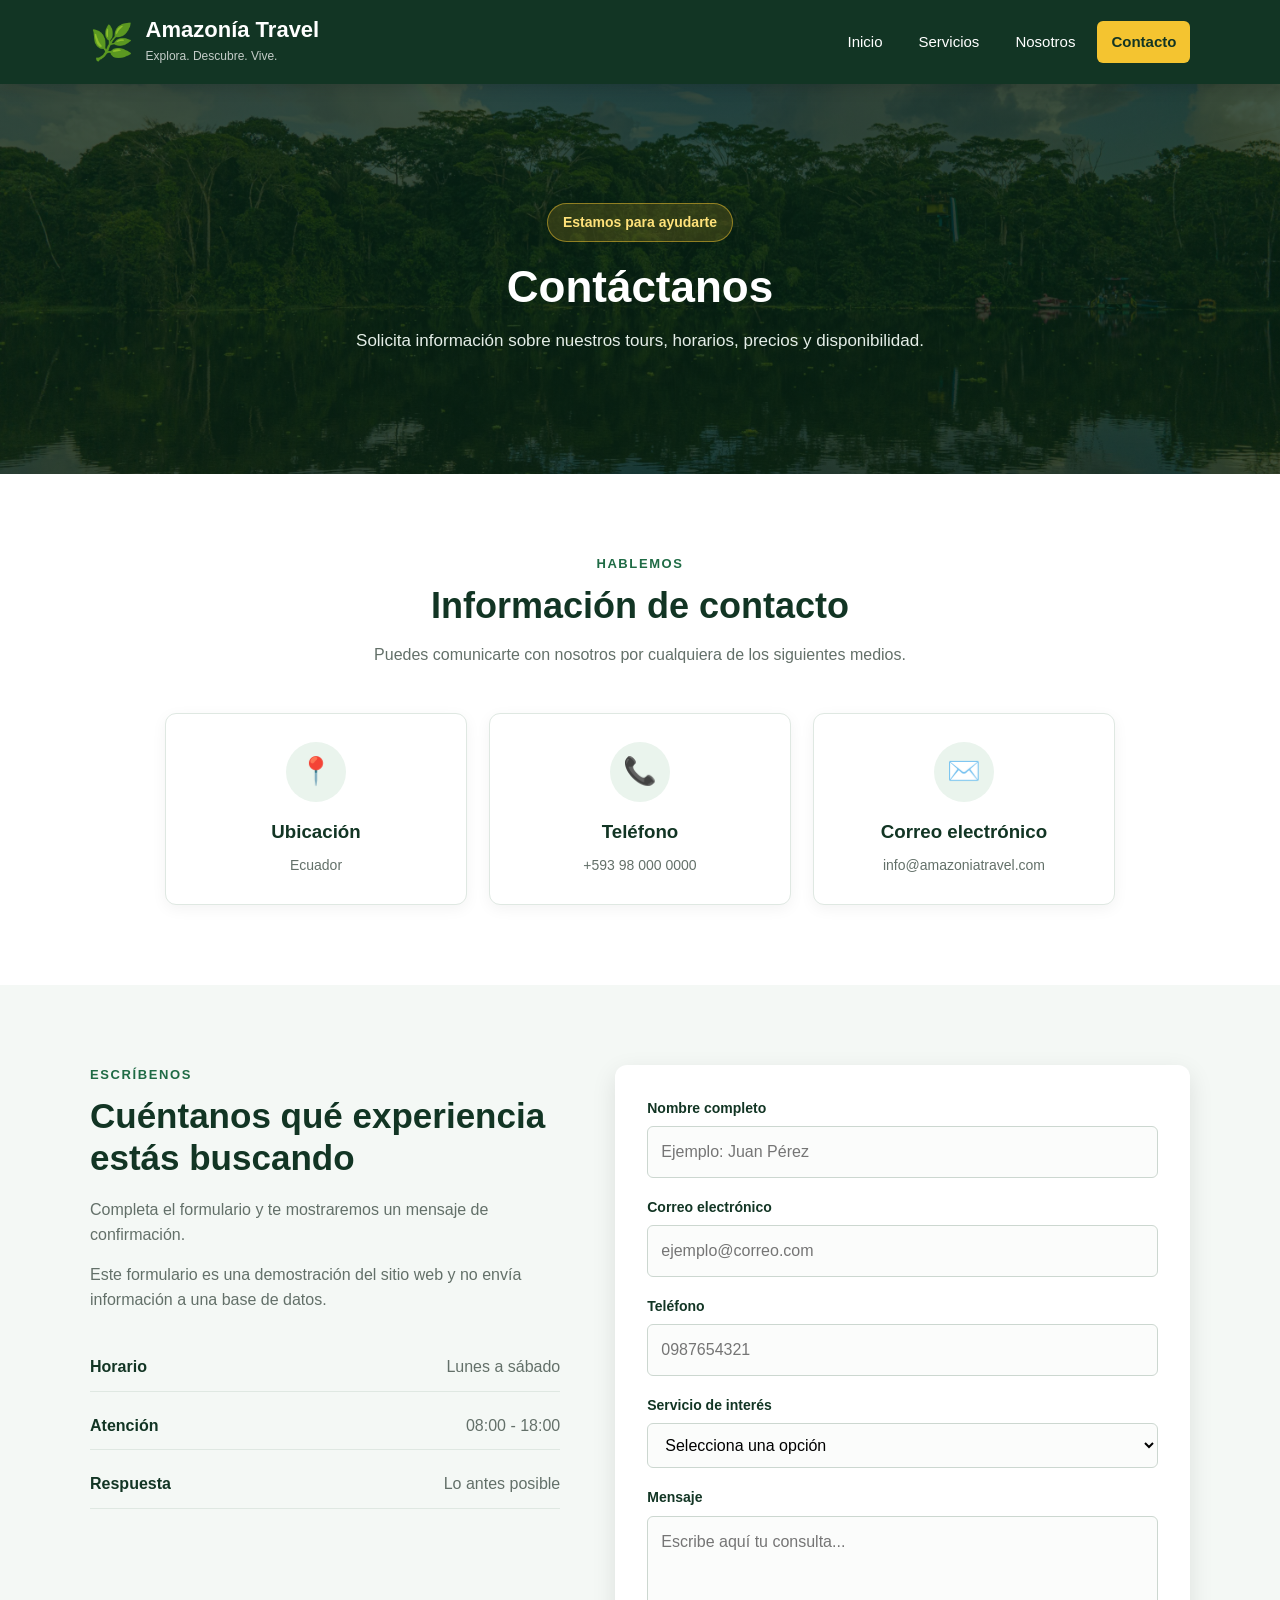
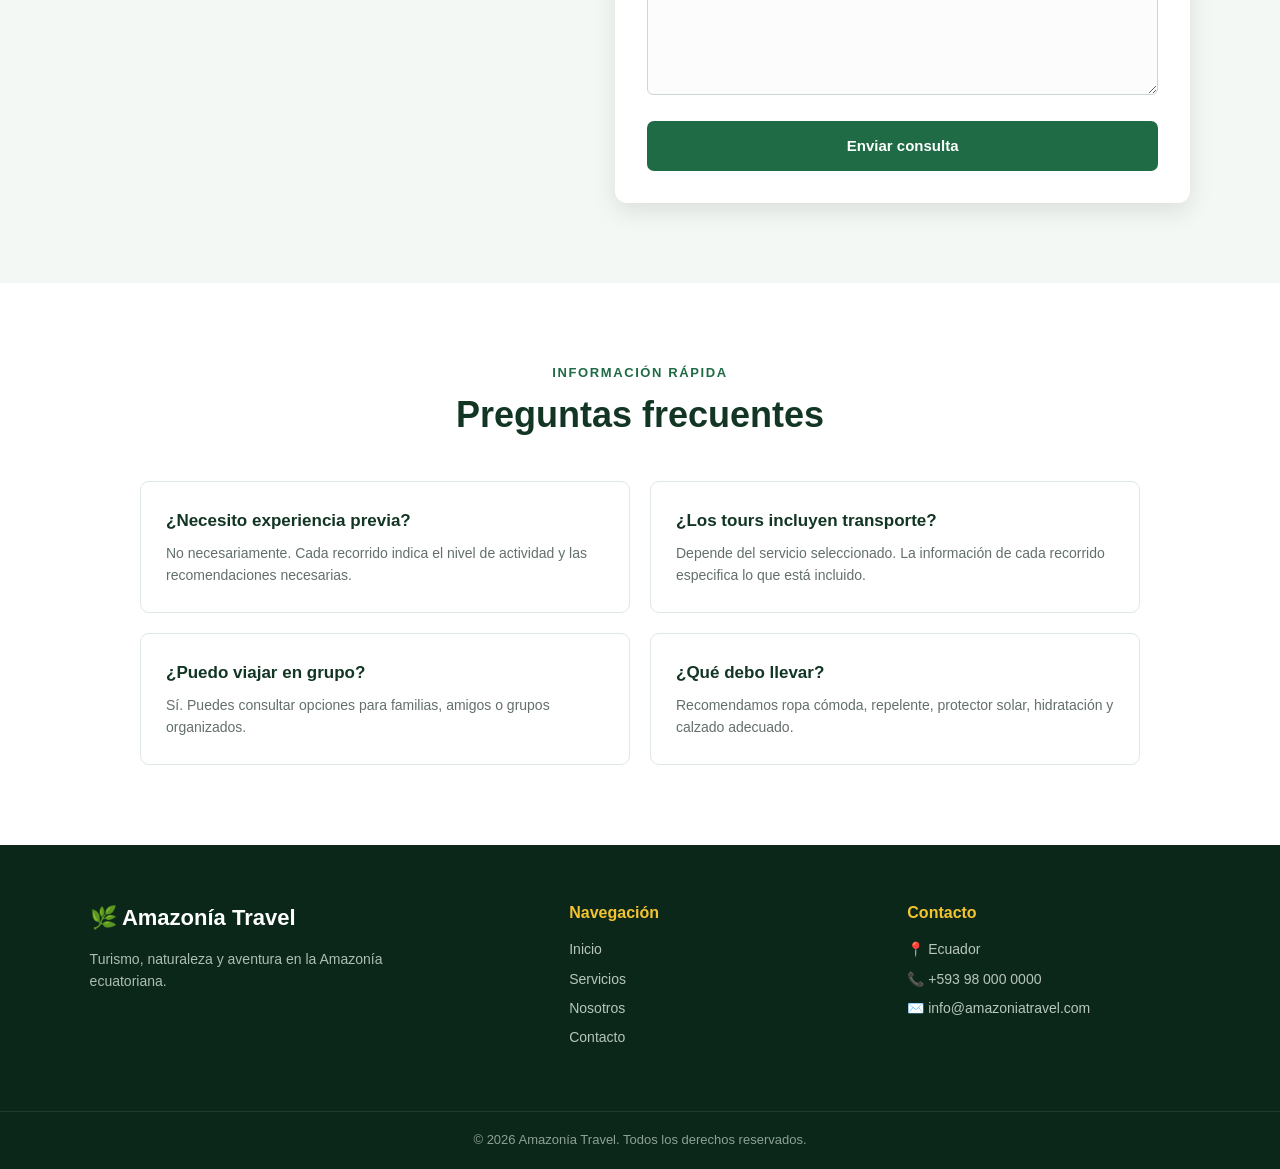
<file: paginas/contacto.html>
<!DOCTYPE html>
<html lang="es">

<head>
    <meta charset="UTF-8">

    <meta name="viewport" content="width=device-width, initial-scale=1.0">

    <meta name="description"
        content="Contacto de Amazonía Travel. Solicita información sobre nuestros tours por la Amazonía ecuatoriana.">

    <title>Amazonía Travel | Contacto</title>

    <link rel="stylesheet" href="../css/estilos.css">

    <script src="../js/app.js" defer></script>
</head>

<body>

    <!-- =========================
         ENCABEZADO
    ========================== -->
    <header class="encabezado">

        <div class="logo">
            <span class="logo-icono">🌿</span>

            <div>
                <h1>Amazonía Travel</h1>
                <p>Explora. Descubre. Vive.</p>
            </div>
        </div>

        <nav class="menu">
            <a href="../index.html">Inicio</a>
            <a href="servicios.html">Servicios</a>
            <a href="nosotros.html">Nosotros</a>
            <a href="contacto.html" class="activo">Contacto</a>
        </nav>

    </header>


    <!-- =========================
         CONTENIDO PRINCIPAL
    ========================== -->
    <main>

        <!-- PORTADA -->
        <section class="pagina-hero pagina-hero-contacto">

            <div class="pagina-hero-contenido">

                <p class="hero-etiqueta">
                    Estamos para ayudarte
                </p>

                <h2>
                    Contáctanos
                </h2>

                <p>
                    Solicita información sobre nuestros tours,
                    horarios, precios y disponibilidad.
                </p>

            </div>

        </section>


        <!-- INFORMACIÓN DE CONTACTO -->
        <section class="seccion">

            <div class="titulo-seccion">

                <p class="subtitulo">
                    Hablemos
                </p>

                <h2>
                    Información de contacto
                </h2>

                <p>
                    Puedes comunicarte con nosotros por cualquiera
                    de los siguientes medios.
                </p>

            </div>


            <div class="contacto-datos-grid">

                <article class="contacto-dato">

                    <div class="contacto-icono">
                        📍
                    </div>

                    <h3>Ubicación</h3>

                    <p id="contacto-ubicacion">
                        Ecuador
                    </p>

                </article>


                <article class="contacto-dato">

                    <div class="contacto-icono">
                        📞
                    </div>

                    <h3>Teléfono</h3>

                    <p id="contacto-telefono">
                        +593 98 000 0000
                    </p>

                </article>


                <article class="contacto-dato">

                    <div class="contacto-icono">
                        ✉️
                    </div>

                    <h3>Correo electrónico</h3>

                    <p id="contacto-correo">
                        info@amazoniatravel.com
                    </p>

                </article>

            </div>

        </section>


        <!-- FORMULARIO -->
        <section class="seccion seccion-clara">

            <div class="contacto-contenedor">

                <div class="contacto-texto">

                    <p class="subtitulo">
                        Escríbenos
                    </p>

                    <h2>
                        Cuéntanos qué experiencia estás buscando
                    </h2>

                    <p>
                        Completa el formulario y te mostraremos un
                        mensaje de confirmación.
                    </p>

                    <p>
                        Este formulario es una demostración del sitio web
                        y no envía información a una base de datos.
                    </p>


                    <div class="contacto-mini-info">

                        <div>
                            <strong>Horario</strong>
                            <span>Lunes a sábado</span>
                        </div>

                        <div>
                            <strong>Atención</strong>
                            <span>08:00 - 18:00</span>
                        </div>

                        <div>
                            <strong>Respuesta</strong>
                            <span>Lo antes posible</span>
                        </div>

                    </div>

                </div>


                <div class="formulario-caja">

                    <form id="formulario-contacto">

                        <div class="campo">

                            <label for="nombre">
                                Nombre completo
                            </label>

                            <input
                                type="text"
                                id="nombre"
                                name="nombre"
                                placeholder="Ejemplo: Juan Pérez"
                                required>

                        </div>


                        <div class="campo">

                            <label for="correo">
                                Correo electrónico
                            </label>

                            <input
                                type="email"
                                id="correo"
                                name="correo"
                                placeholder="ejemplo@correo.com"
                                required>

                        </div>


                        <div class="campo">

                            <label for="telefono">
                                Teléfono
                            </label>

                            <input
                                type="tel"
                                id="telefono"
                                name="telefono"
                                placeholder="0987654321">

                        </div>


                        <div class="campo">

                            <label for="servicio">
                                Servicio de interés
                            </label>

                            <select
                                id="servicio"
                                name="servicio"
                                required>

                                <option value="">
                                    Selecciona una opción
                                </option>

                                <option value="Tena">
                                    Aventura en Tena
                                </option>

                                <option value="Cuyabeno">
                                    Expedición Cuyabeno
                                </option>

                                <option value="Yasuni">
                                    Naturaleza en Yasuní
                                </option>

                                <option value="Puyo">
                                    Ruta del Puyo
                                </option>

                            </select>

                        </div>


                        <div class="campo">

                            <label for="mensaje">
                                Mensaje
                            </label>

                            <textarea
                                id="mensaje"
                                name="mensaje"
                                rows="6"
                                placeholder="Escribe aquí tu consulta..."
                                required></textarea>

                        </div>


                        <button
                            type="submit"
                            class="boton boton-principal boton-formulario">
                            Enviar consulta
                        </button>

                    </form>


                    <div
                        class="mensaje-formulario"
                        id="mensaje-formulario">
                    </div>

                </div>

            </div>

        </section>


        <!-- PREGUNTAS FRECUENTES -->
        <section class="seccion">

            <div class="titulo-seccion">

                <p class="subtitulo">
                    Información rápida
                </p>

                <h2>
                    Preguntas frecuentes
                </h2>

            </div>


            <div class="preguntas-grid">

                <article class="pregunta">

                    <h3>
                        ¿Necesito experiencia previa?
                    </h3>

                    <p>
                        No necesariamente. Cada recorrido indica el nivel
                        de actividad y las recomendaciones necesarias.
                    </p>

                </article>


                <article class="pregunta">

                    <h3>
                        ¿Los tours incluyen transporte?
                    </h3>

                    <p>
                        Depende del servicio seleccionado. La información
                        de cada recorrido especifica lo que está incluido.
                    </p>

                </article>


                <article class="pregunta">

                    <h3>
                        ¿Puedo viajar en grupo?
                    </h3>

                    <p>
                        Sí. Puedes consultar opciones para familias,
                        amigos o grupos organizados.
                    </p>

                </article>


                <article class="pregunta">

                    <h3>
                        ¿Qué debo llevar?
                    </h3>

                    <p>
                        Recomendamos ropa cómoda, repelente, protector
                        solar, hidratación y calzado adecuado.
                    </p>

                </article>

            </div>

        </section>

    </main>


    <!-- =========================
         PIE DE PÁGINA
    ========================== -->
    <footer class="pie-pagina">

        <div class="footer-contenido">

            <div class="footer-marca">

                <h3>
                    🌿 Amazonía Travel
                </h3>

                <p>
                    Turismo, naturaleza y aventura
                    en la Amazonía ecuatoriana.
                </p>

            </div>


            <div class="footer-enlaces">

                <h4>Navegación</h4>

                <a href="../index.html">Inicio</a>
                <a href="servicios.html">Servicios</a>
                <a href="nosotros.html">Nosotros</a>
                <a href="contacto.html">Contacto</a>

            </div>


            <div class="footer-contacto">

                <h4>Contacto</h4>

                <p>📍 Ecuador</p>
                <p>📞 +593 98 000 0000</p>
                <p>✉️ info@amazoniatravel.com</p>

            </div>

        </div>


        <div class="footer-inferior">

            <p>
                © <span class="anio-actual">2026</span>
                Amazonía Travel. Todos los derechos reservados.
            </p>

        </div>

    </footer>

</body>

</html>
</file>
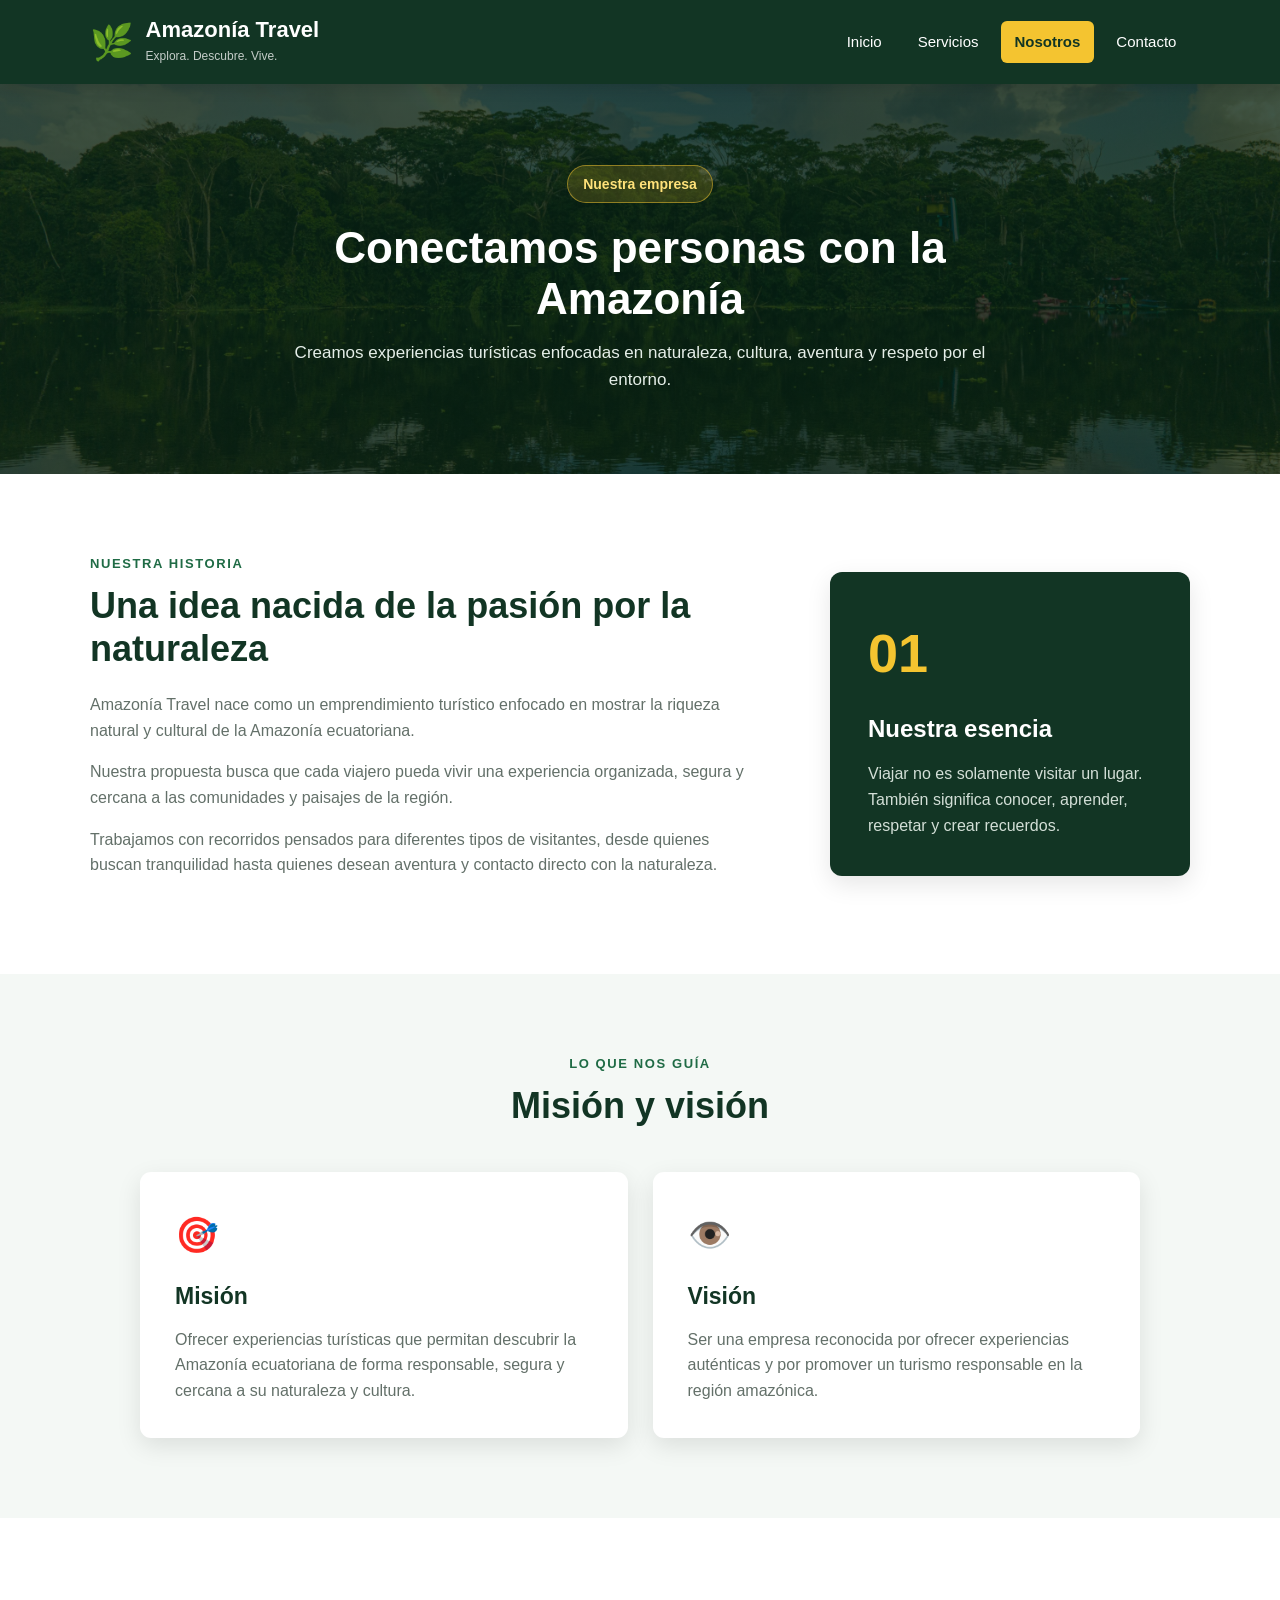
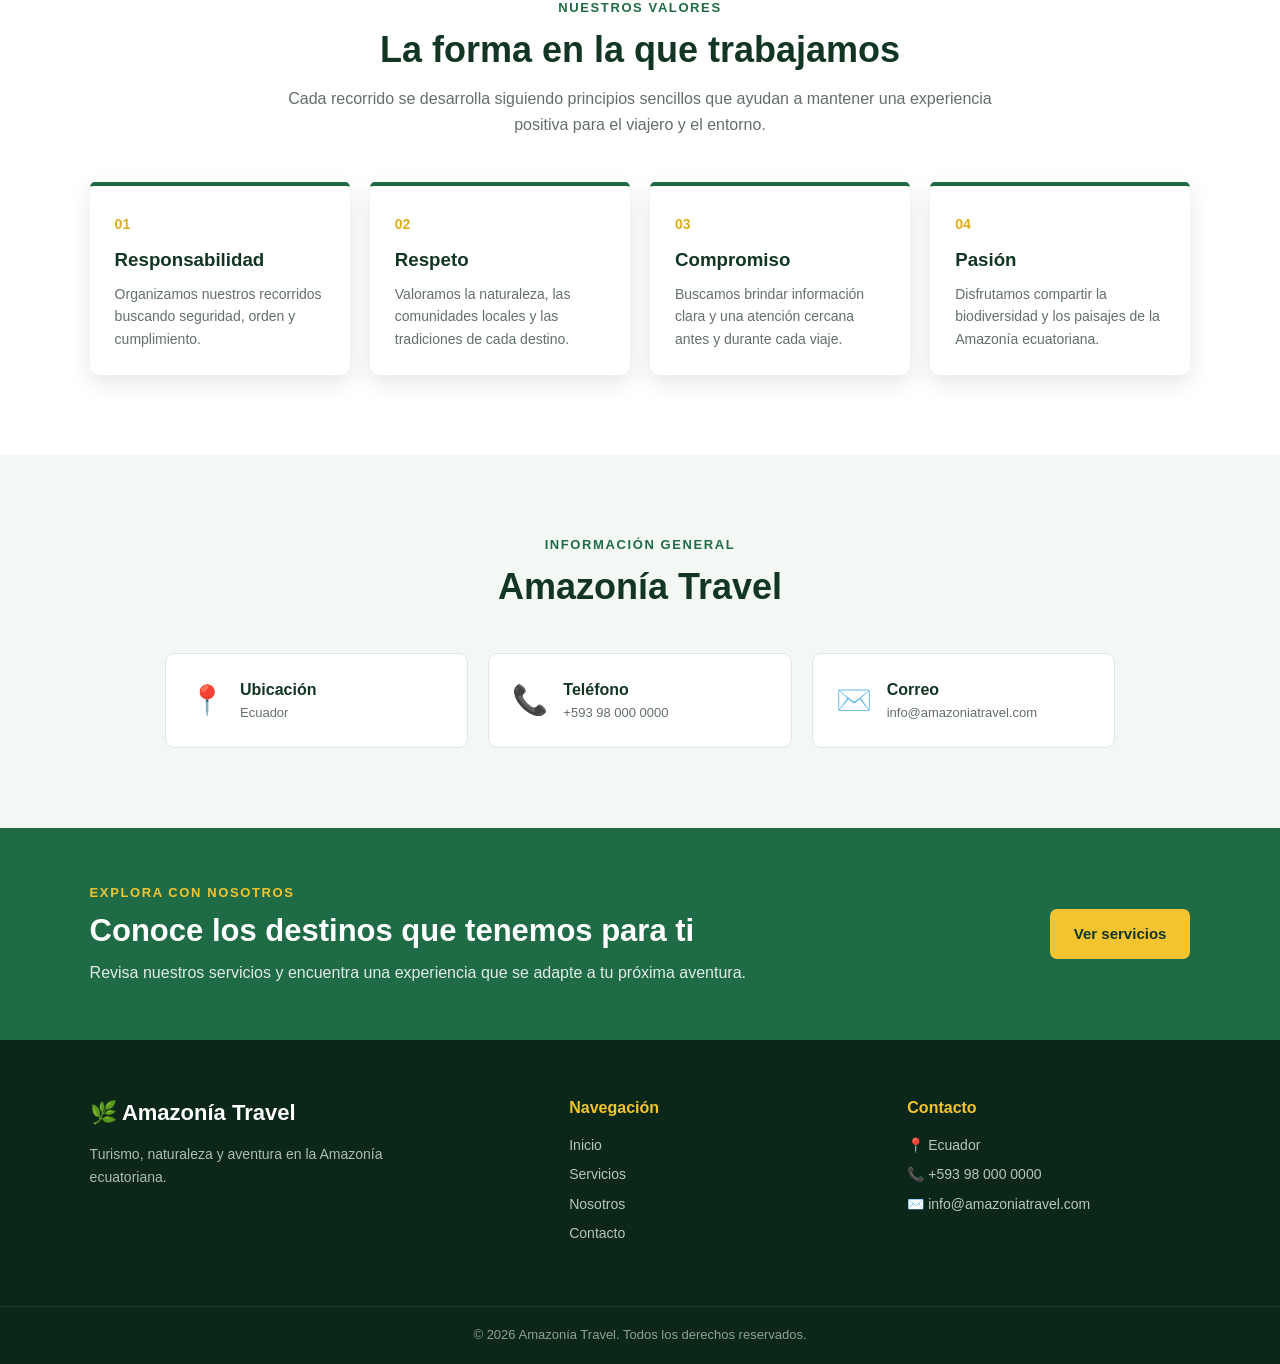
<file: paginas/nosotros.html>
<!DOCTYPE html>
<html lang="es">

<head>
    <meta charset="UTF-8">

    <meta name="viewport" content="width=device-width, initial-scale=1.0">

    <meta name="description"
        content="Conoce la historia, misión, visión y valores de Amazonía Travel.">

    <title>Amazonía Travel | Nosotros</title>

    <link rel="stylesheet" href="../css/estilos.css">

    <script src="../js/app.js" defer></script>
</head>

<body>

    <!-- =========================
         ENCABEZADO
    ========================== -->
    <header class="encabezado">

        <div class="logo">
            <span class="logo-icono">🌿</span>

            <div>
                <h1>Amazonía Travel</h1>
                <p>Explora. Descubre. Vive.</p>
            </div>
        </div>

        <nav class="menu">
            <a href="../index.html">Inicio</a>
            <a href="servicios.html">Servicios</a>
            <a href="nosotros.html" class="activo">Nosotros</a>
            <a href="contacto.html">Contacto</a>
        </nav>

    </header>


    <!-- =========================
         CONTENIDO PRINCIPAL
    ========================== -->
    <main>

        <!-- PORTADA -->
        <section class="pagina-hero pagina-hero-nosotros">

            <div class="pagina-hero-contenido">

                <p class="hero-etiqueta">
                    Nuestra empresa
                </p>

                <h2>
                    Conectamos personas con la Amazonía
                </h2>

                <p>
                    Creamos experiencias turísticas enfocadas en
                    naturaleza, cultura, aventura y respeto por el entorno.
                </p>

            </div>

        </section>


        <!-- HISTORIA -->
        <section class="seccion">

            <div class="nosotros-grid">

                <div class="nosotros-texto">

                    <p class="subtitulo">
                        Nuestra historia
                    </p>

                    <h2>
                        Una idea nacida de la pasión por la naturaleza
                    </h2>

                    <p>
                        Amazonía Travel nace como un emprendimiento
                        turístico enfocado en mostrar la riqueza natural
                        y cultural de la Amazonía ecuatoriana.
                    </p>

                    <p>
                        Nuestra propuesta busca que cada viajero pueda
                        vivir una experiencia organizada, segura y
                        cercana a las comunidades y paisajes de la región.
                    </p>

                    <p>
                        Trabajamos con recorridos pensados para
                        diferentes tipos de visitantes, desde quienes
                        buscan tranquilidad hasta quienes desean
                        aventura y contacto directo con la naturaleza.
                    </p>

                </div>


                <div class="nosotros-destacado">

                    <span class="numero-grande">
                        01
                    </span>

                    <h3>
                        Nuestra esencia
                    </h3>

                    <p>
                        Viajar no es solamente visitar un lugar.
                        También significa conocer, aprender,
                        respetar y crear recuerdos.
                    </p>

                </div>

            </div>

        </section>


        <!-- MISIÓN Y VISIÓN -->
        <section class="seccion seccion-clara">

            <div class="titulo-seccion">

                <p class="subtitulo">
                    Lo que nos guía
                </p>

                <h2>
                    Misión y visión
                </h2>

            </div>


            <div class="mision-vision-grid">

                <article class="mision-vision-card">

                    <div class="mision-icono">
                        🎯
                    </div>

                    <h3>
                        Misión
                    </h3>

                    <p id="mision-empresa">
                        Ofrecer experiencias turísticas que permitan
                        descubrir la Amazonía ecuatoriana de forma
                        responsable, segura y cercana a su naturaleza
                        y cultura.
                    </p>

                </article>


                <article class="mision-vision-card">

                    <div class="mision-icono">
                        👁️
                    </div>

                    <h3>
                        Visión
                    </h3>

                    <p id="vision-empresa">
                        Ser una empresa reconocida por ofrecer
                        experiencias auténticas y por promover
                        un turismo responsable en la región amazónica.
                    </p>

                </article>

            </div>

        </section>


        <!-- VALORES -->
        <section class="seccion">

            <div class="titulo-seccion">

                <p class="subtitulo">
                    Nuestros valores
                </p>

                <h2>
                    La forma en la que trabajamos
                </h2>

                <p>
                    Cada recorrido se desarrolla siguiendo principios
                    sencillos que ayudan a mantener una experiencia
                    positiva para el viajero y el entorno.
                </p>

            </div>


            <div class="valores-grid">

                <article class="valor">

                    <span>
                        01
                    </span>

                    <h3>
                        Responsabilidad
                    </h3>

                    <p>
                        Organizamos nuestros recorridos buscando
                        seguridad, orden y cumplimiento.
                    </p>

                </article>


                <article class="valor">

                    <span>
                        02
                    </span>

                    <h3>
                        Respeto
                    </h3>

                    <p>
                        Valoramos la naturaleza, las comunidades
                        locales y las tradiciones de cada destino.
                    </p>

                </article>


                <article class="valor">

                    <span>
                        03
                    </span>

                    <h3>
                        Compromiso
                    </h3>

                    <p>
                        Buscamos brindar información clara y una
                        atención cercana antes y durante cada viaje.
                    </p>

                </article>


                <article class="valor">

                    <span>
                        04
                    </span>

                    <h3>
                        Pasión
                    </h3>

                    <p>
                        Disfrutamos compartir la biodiversidad y
                        los paisajes de la Amazonía ecuatoriana.
                    </p>

                </article>

            </div>

        </section>


        <!-- DATOS DE EMPRESA DESDE JSON -->
        <section class="seccion datos-empresa">

            <div class="titulo-seccion">

                <p class="subtitulo">
                    Información general
                </p>

                <h2>
                    Amazonía Travel
                </h2>

            </div>


            <div class="datos-empresa-grid">

                <article class="dato-empresa">

                    <span>
                        📍
                    </span>

                    <div>
                        <h3>Ubicación</h3>

                        <p id="ubicacion-empresa">
                            Ecuador
                        </p>
                    </div>

                </article>


                <article class="dato-empresa">

                    <span>
                        📞
                    </span>

                    <div>
                        <h3>Teléfono</h3>

                        <p id="telefono-empresa">
                            +593 98 000 0000
                        </p>
                    </div>

                </article>


                <article class="dato-empresa">

                    <span>
                        ✉️
                    </span>

                    <div>
                        <h3>Correo</h3>

                        <p id="correo-empresa">
                            info@amazoniatravel.com
                        </p>
                    </div>

                </article>

            </div>

        </section>


        <!-- LLAMADO A LA ACCIÓN -->
        <section class="llamado">

            <div class="llamado-contenido">

                <div>

                    <p class="subtitulo subtitulo-claro">
                        Explora con nosotros
                    </p>

                    <h2>
                        Conoce los destinos que tenemos para ti
                    </h2>

                    <p>
                        Revisa nuestros servicios y encuentra
                        una experiencia que se adapte a tu próxima aventura.
                    </p>

                </div>


                <a href="servicios.html"
                    class="boton boton-amarillo">
                    Ver servicios
                </a>

            </div>

        </section>

    </main>


    <!-- =========================
         PIE DE PÁGINA
    ========================== -->
    <footer class="pie-pagina">

        <div class="footer-contenido">

            <div class="footer-marca">

                <h3>
                    🌿 Amazonía Travel
                </h3>

                <p>
                    Turismo, naturaleza y aventura
                    en la Amazonía ecuatoriana.
                </p>

            </div>


            <div class="footer-enlaces">

                <h4>Navegación</h4>

                <a href="../index.html">Inicio</a>
                <a href="servicios.html">Servicios</a>
                <a href="nosotros.html">Nosotros</a>
                <a href="contacto.html">Contacto</a>

            </div>


            <div class="footer-contacto">

                <h4>Contacto</h4>

                <p>📍 Ecuador</p>
                <p>📞 +593 98 000 0000</p>
                <p>✉️ info@amazoniatravel.com</p>

            </div>

        </div>


        <div class="footer-inferior">

            <p>
                © <span class="anio-actual">2026</span>
                Amazonía Travel. Todos los derechos reservados.
            </p>

        </div>

    </footer>

</body>

</html>
</file>
<file: css/estilos.css>
/* =========================================================
   AMAZONÍA TRAVEL
   Hoja de estilos principal
========================================================= */


/* ---------------------------------------------------------
   1. CONFIGURACIÓN GENERAL
--------------------------------------------------------- */

* {
    box-sizing: border-box;
    margin: 0;
    padding: 0;
}

html {
    scroll-behavior: smooth;
}

body {
    font-family: Arial, Helvetica, sans-serif;
    background-color: #ffffff;
    color: #26352d;
    line-height: 1.6;
}

img {
    width: 100%;
    display: block;
}

a {
    text-decoration: none;
    color: inherit;
}

button,
input,
select,
textarea {
    font: inherit;
}


/* ---------------------------------------------------------
   2. COLORES Y VARIABLES GENERALES
--------------------------------------------------------- */

:root {
    --verde-oscuro: #123524;
    --verde: #1f6b45;
    --verde-claro: #eaf4ed;
    --verde-suave: #f4f8f5;

    --amarillo: #f4c430;
    --amarillo-hover: #dcae19;

    --blanco: #ffffff;
    --texto: #26352d;
    --texto-suave: #637069;

    --borde: #dfe8e2;

    --sombra:
        0 8px 25px rgba(0, 0, 0, 0.10);

    --sombra-grande:
        0 15px 40px rgba(0, 0, 0, 0.14);
}


/* ---------------------------------------------------------
   3. ENCABEZADO Y MENÚ
--------------------------------------------------------- */

.encabezado {
    width: 100%;
    min-height: 80px;

    background-color: var(--verde-oscuro);
    color: var(--blanco);

    padding: 14px 7%;

    display: flex;
    justify-content: space-between;
    align-items: center;

    gap: 30px;

    position: sticky;
    top: 0;
    z-index: 1000;

    box-shadow:
        0 3px 15px rgba(0, 0, 0, 0.16);
}


.logo {
    display: flex;
    align-items: center;
    gap: 12px;
}

.logo-icono {
    font-size: 35px;
}

.logo h1 {
    font-size: 22px;
    line-height: 1.1;
}

.logo p {
    font-size: 12px;
    margin-top: 4px;
    opacity: 0.75;
}


.menu {
    display: flex;
    align-items: center;
    gap: 8px;
}

.menu a {
    color: var(--blanco);

    padding: 9px 14px;

    border-radius: 6px;

    font-size: 15px;

    transition: 0.3s;
}

.menu a:hover {
    background-color: rgba(255, 255, 255, 0.12);
    color: var(--amarillo);
}

.menu a.activo {
    background-color: var(--amarillo);
    color: var(--verde-oscuro);
    font-weight: bold;
}


/* ---------------------------------------------------------
   4. HERO PRINCIPAL - INDEX
--------------------------------------------------------- */

.hero {
    min-height: 620px;

    padding: 80px 7%;

    color: var(--blanco);

    display: flex;
    align-items: center;

    background-image:
        linear-gradient(
            90deg,
            rgba(7, 32, 19, 0.88),
            rgba(7, 32, 19, 0.52),
            rgba(0, 0, 0, 0.18)
        ),
        url("../imagenes/amazonia.jpg");

    background-size: cover;
    background-position: center;
}


.hero-contenido {
    max-width: 700px;
}

.hero-etiqueta {
    display: inline-block;

    background-color: rgba(244, 196, 48, 0.17);
    color: #ffe27a;

    border: 1px solid rgba(244, 196, 48, 0.5);

    padding: 7px 15px;

    border-radius: 25px;

    font-size: 14px;
    font-weight: bold;

    margin-bottom: 20px;
}

.hero h2 {
    font-size: 56px;
    line-height: 1.08;

    margin-bottom: 22px;
}

.hero-descripcion {
    max-width: 600px;

    font-size: 19px;
    color: #edf4ef;

    margin-bottom: 30px;
}


.hero-botones {
    display: flex;
    gap: 15px;
    flex-wrap: wrap;
}


/* ---------------------------------------------------------
   5. BOTONES
--------------------------------------------------------- */

.boton {
    display: inline-block;

    border: none;
    border-radius: 7px;

    padding: 13px 24px;

    font-weight: bold;
    font-size: 15px;

    cursor: pointer;

    transition:
        background-color 0.3s,
        color 0.3s,
        transform 0.3s;
}


.boton:hover {
    transform: translateY(-2px);
}


.boton-principal {
    background-color: var(--verde);
    color: var(--blanco);
}

.boton-principal:hover {
    background-color: var(--verde-oscuro);
}


.boton-secundario {
    background-color: transparent;
    color: var(--blanco);

    border: 1px solid rgba(255, 255, 255, 0.75);
}

.boton-secundario:hover {
    background-color: var(--blanco);
    color: var(--verde-oscuro);
}


.boton-amarillo {
    background-color: var(--amarillo);
    color: var(--verde-oscuro);
}

.boton-amarillo:hover {
    background-color: var(--amarillo-hover);
}


.boton-pequeno {
    background-color: var(--verde);
    color: var(--blanco);

    padding: 9px 17px;

    font-size: 14px;
}


/* ---------------------------------------------------------
   6. SECCIONES GENERALES
--------------------------------------------------------- */

.seccion {
    padding: 80px 7%;
}

.seccion-clara {
    background-color: var(--verde-suave);
}


.titulo-seccion {
    max-width: 720px;

    margin: 0 auto 45px;

    text-align: center;
}

.titulo-seccion h2 {
    color: var(--verde-oscuro);

    font-size: 36px;
    line-height: 1.2;

    margin-bottom: 15px;
}

.titulo-seccion > p:last-child {
    color: var(--texto-suave);
    font-size: 16px;
}


.subtitulo {
    color: var(--verde);

    font-weight: bold;
    text-transform: uppercase;

    font-size: 13px;
    letter-spacing: 1.6px;

    margin-bottom: 9px;
}

.subtitulo-claro {
    color: var(--amarillo);
}


.centrado {
    text-align: center;
    margin-top: 40px;
}


/* ---------------------------------------------------------
   7. INTRODUCCIÓN
--------------------------------------------------------- */

.introduccion {
    padding-bottom: 40px;
}


/* ---------------------------------------------------------
   8. BENEFICIOS
--------------------------------------------------------- */

.beneficios-grid {
    max-width: 1200px;
    margin: auto;

    display: grid;

    grid-template-columns:
        repeat(4, 1fr);

    gap: 22px;
}


.beneficio {
    background-color: var(--blanco);

    border: 1px solid var(--borde);

    border-radius: 12px;

    padding: 28px 24px;

    transition:
        transform 0.3s,
        box-shadow 0.3s;
}


.beneficio:hover {
    transform: translateY(-6px);
    box-shadow: var(--sombra);
}


.beneficio-icono {
    width: 55px;
    height: 55px;

    display: flex;
    align-items: center;
    justify-content: center;

    background-color: var(--verde-claro);

    border-radius: 50%;

    font-size: 27px;

    margin-bottom: 18px;
}


.beneficio h3 {
    color: var(--verde-oscuro);

    font-size: 19px;

    margin-bottom: 10px;
}

.beneficio p {
    color: var(--texto-suave);
    font-size: 14px;
}


/* ---------------------------------------------------------
   9. DESTINOS - INDEX
--------------------------------------------------------- */

.destinos-grid {
    max-width: 1200px;

    margin: auto;

    display: grid;

    grid-template-columns:
        repeat(3, 1fr);

    gap: 28px;
}


.tarjeta-destino {
    background-color: var(--blanco);

    border-radius: 13px;

    overflow: hidden;

    box-shadow: var(--sombra);

    transition:
        transform 0.3s,
        box-shadow 0.3s;
}


.tarjeta-destino:hover {
    transform: translateY(-7px);
    box-shadow: var(--sombra-grande);
}


.tarjeta-imagen {
    height: 230px;
    overflow: hidden;
}

.tarjeta-imagen img {
    width: 100%;
    height: 100%;

    object-fit: cover;

    transition: transform 0.5s;
}


.tarjeta-destino:hover
.tarjeta-imagen img {
    transform: scale(1.05);
}


.tarjeta-contenido {
    padding: 24px;
}


.tarjeta-lugar {
    color: var(--verde);

    font-size: 13px;
    font-weight: bold;
}


.tarjeta-contenido h3 {
    color: var(--verde-oscuro);

    font-size: 22px;

    margin:
        7px 0 12px;
}


.tarjeta-contenido > p {
    color: var(--texto-suave);

    font-size: 14px;

    margin-bottom: 18px;
}


.tarjeta-info {
    display: flex;

    gap: 15px;

    flex-wrap: wrap;

    border-top:
        1px solid var(--borde);

    border-bottom:
        1px solid var(--borde);

    padding: 12px 0;

    font-size: 13px;
}


.tarjeta-final {
    margin-top: 18px;

    display: flex;

    align-items: center;
    justify-content: space-between;

    gap: 15px;
}


.tarjeta-final strong {
    color: var(--verde-oscuro);
    font-size: 23px;
}


.enlace-tarjeta {
    color: var(--verde);

    font-weight: bold;
    font-size: 14px;
}

.enlace-tarjeta:hover {
    color: var(--amarillo-hover);
}


/* ---------------------------------------------------------
   10. SECCIÓN EXPERIENCIA
--------------------------------------------------------- */

.experiencia {
    background-color: var(--verde-oscuro);
    color: var(--blanco);
}


.experiencia-contenido {
    max-width: 1150px;
    margin: auto;

    display: grid;

    grid-template-columns:
        1.2fr 1fr;

    gap: 65px;

    align-items: center;
}


.experiencia-texto h2 {
    font-size: 37px;
    line-height: 1.2;

    margin-bottom: 20px;
}


.experiencia-texto > p:not(.subtitulo) {
    color: #d3e1d8;

    margin-bottom: 15px;
}


.enlace-texto {
    display: inline-block;

    color: var(--amarillo);

    font-weight: bold;

    margin-top: 10px;
}

.enlace-texto:hover {
    text-decoration: underline;
}


.experiencia-datos {
    display: grid;

    grid-template-columns:
        repeat(2, 1fr);

    gap: 15px;
}


.dato {
    min-height: 135px;

    background-color:
        rgba(255, 255, 255, 0.08);

    border:
        1px solid rgba(255, 255, 255, 0.13);

    border-radius: 10px;

    padding: 25px;

    display: flex;
    flex-direction: column;

    justify-content: center;
}


.dato strong {
    color: var(--amarillo);

    font-size: 31px;
}

.dato span {
    color: #e7eee9;
}


/* ---------------------------------------------------------
   11. LLAMADO A LA ACCIÓN
--------------------------------------------------------- */

.llamado {
    background-color: var(--verde);

    color: var(--blanco);

    padding: 55px 7%;
}


.llamado-contenido {
    max-width: 1150px;
    margin: auto;

    display: flex;

    justify-content: space-between;
    align-items: center;

    gap: 40px;
}


.llamado-contenido div {
    max-width: 720px;
}


.llamado h2 {
    font-size: 31px;
    line-height: 1.2;

    margin-bottom: 10px;
}

.llamado p:not(.subtitulo) {
    color: #e0ece5;
}


/* ---------------------------------------------------------
   12. PORTADAS INTERNAS
--------------------------------------------------------- */

.pagina-hero {
    min-height: 390px;

    padding: 70px 7%;

    color: var(--blanco);

    display: flex;

    align-items: center;
    justify-content: center;

    text-align: center;

    background-image:
        linear-gradient(
            rgba(5, 35, 20, 0.76),
            rgba(5, 35, 20, 0.76)
        ),
        url("../imagenes/amazonia.jpg");

    background-size: cover;
    background-position: center;
}


.pagina-hero-contenido {
    max-width: 750px;
}


.pagina-hero h2 {
    font-size: 44px;

    line-height: 1.15;

    margin-bottom: 15px;
}

.pagina-hero p:last-child {
    color: #e5eee8;
    font-size: 17px;
}


/* ---------------------------------------------------------
   13. PÁGINA SERVICIOS
--------------------------------------------------------- */

.servicios-grid {
    max-width: 1200px;
    margin: auto;

    display: grid;

    grid-template-columns:
        repeat(3, 1fr);

    gap: 27px;
}


.servicio-card {
    background-color: var(--blanco);

    border-radius: 12px;

    overflow: hidden;

    box-shadow: var(--sombra);

    display: flex;
    flex-direction: column;

    transition:
        transform 0.3s,
        box-shadow 0.3s;
}


.servicio-card:hover {
    transform: translateY(-6px);
    box-shadow: var(--sombra-grande);
}


.servicio-imagen {
    position: relative;

    height: 220px;

    overflow: hidden;
}

.servicio-imagen img {
    height: 100%;
    object-fit: cover;

    transition: transform 0.5s;
}

.servicio-card:hover
.servicio-imagen img {
    transform: scale(1.05);
}


.servicio-etiqueta {
    position: absolute;

    left: 15px;
    bottom: 15px;

    background-color: var(--verde-oscuro);

    color: var(--blanco);

    padding: 6px 12px;

    border-radius: 20px;

    font-size: 12px;
    font-weight: bold;
}


.servicio-contenido {
    padding: 23px;

    display: flex;
    flex-direction: column;

    flex-grow: 1;
}


.servicio-contenido h3 {
    color: var(--verde-oscuro);

    font-size: 21px;

    margin-bottom: 10px;
}


.servicio-contenido > p {
    color: var(--texto-suave);

    font-size: 14px;

    margin-bottom: 20px;

    flex-grow: 1;
}


.servicio-detalles {
    display: grid;

    grid-template-columns:
        repeat(2, 1fr);

    gap: 10px;

    background-color: var(--verde-suave);

    border-radius: 7px;

    padding: 13px;

    margin-bottom: 18px;
}


.servicio-detalles div {
    display: flex;
    flex-direction: column;
}


.servicio-detalles span {
    color: var(--texto-suave);
    font-size: 11px;
}


.servicio-detalles strong {
    color: var(--verde-oscuro);
    font-size: 13px;
}


.servicio-footer {
    display: flex;

    align-items: center;
    justify-content: space-between;

    gap: 15px;
}


.servicio-precio {
    display: flex;
    flex-direction: column;
}


.servicio-precio small {
    color: var(--texto-suave);
}

.servicio-precio strong {
    color: var(--verde);

    font-size: 25px;
}


/* INCLUYE */

.incluye-grid {
    max-width: 1100px;
    margin: auto;

    display: grid;

    grid-template-columns:
        repeat(4, 1fr);

    gap: 20px;
}


.incluye-item {
    text-align: center;

    border:
        1px solid var(--borde);

    border-radius: 10px;

    padding: 27px 20px;
}


.incluye-icono {
    font-size: 32px;

    margin-bottom: 13px;
}

.incluye-item h3 {
    color: var(--verde-oscuro);

    margin-bottom: 8px;
}

.incluye-item p {
    color: var(--texto-suave);

    font-size: 14px;
}


/* RECOMENDACIONES */

.recomendaciones {
    padding: 80px 7%;

    background-color: var(--verde-oscuro);

    color: var(--blanco);
}


.recomendaciones-contenido {
    max-width: 1100px;

    margin: auto;

    display: grid;

    grid-template-columns:
        0.8fr 1.2fr;

    gap: 60px;
}


.recomendaciones h2 {
    font-size: 34px;
    line-height: 1.2;
}


.recomendaciones-lista {
    display: flex;

    flex-direction: column;

    gap: 15px;
}


.recomendaciones-lista article {
    display: flex;

    gap: 18px;

    padding: 19px;

    border-radius: 8px;

    background-color:
        rgba(255, 255, 255, 0.07);

    border:
        1px solid rgba(255, 255, 255, 0.11);
}


.recomendaciones-lista article > span {
    color: var(--amarillo);

    font-size: 20px;
    font-weight: bold;
}


.recomendaciones-lista h3 {
    margin-bottom: 4px;
}

.recomendaciones-lista p {
    color: #ccd9d1;

    font-size: 14px;
}


/* ---------------------------------------------------------
   14. PÁGINA NOSOTROS
--------------------------------------------------------- */

.nosotros-grid {
    max-width: 1100px;

    margin: auto;

    display: grid;

    grid-template-columns:
        1.5fr 0.8fr;

    gap: 65px;

    align-items: center;
}


.nosotros-texto h2 {
    color: var(--verde-oscuro);

    font-size: 36px;

    line-height: 1.2;

    margin-bottom: 22px;
}


.nosotros-texto > p:not(.subtitulo) {
    color: var(--texto-suave);

    margin-bottom: 16px;
}


.nosotros-destacado {
    background-color: var(--verde-oscuro);

    color: var(--blanco);

    padding: 38px;

    border-radius: 12px;

    box-shadow: var(--sombra);
}


.numero-grande {
    color: var(--amarillo);

    font-size: 54px;
    font-weight: bold;

    display: block;

    margin-bottom: 14px;
}


.nosotros-destacado h3 {
    font-size: 24px;

    margin-bottom: 13px;
}

.nosotros-destacado p {
    color: #d3dfd7;
}


/* MISIÓN Y VISIÓN */

.mision-vision-grid {
    max-width: 1000px;

    margin: auto;

    display: grid;

    grid-template-columns:
        repeat(2, 1fr);

    gap: 25px;
}


.mision-vision-card {
    background-color: var(--blanco);

    padding: 35px;

    border-radius: 11px;

    box-shadow: var(--sombra);
}


.mision-icono {
    font-size: 35px;

    margin-bottom: 15px;
}


.mision-vision-card h3 {
    color: var(--verde-oscuro);

    font-size: 23px;

    margin-bottom: 12px;
}


.mision-vision-card p {
    color: var(--texto-suave);
}


/* VALORES */

.valores-grid {
    max-width: 1150px;

    margin: auto;

    display: grid;

    grid-template-columns:
        repeat(4, 1fr);

    gap: 20px;
}


.valor {
    border-top:
        4px solid var(--verde);

    background-color: var(--blanco);

    padding: 25px;

    box-shadow: var(--sombra);

    border-radius: 5px 5px 10px 10px;
}


.valor > span {
    color: var(--amarillo-hover);

    font-size: 14px;
    font-weight: bold;
}


.valor h3 {
    color: var(--verde-oscuro);

    margin: 8px 0;
}

.valor p {
    color: var(--texto-suave);

    font-size: 14px;
}


/* DATOS EMPRESA */

.datos-empresa {
    background-color: var(--verde-suave);
}


.datos-empresa-grid {
    max-width: 950px;

    margin: auto;

    display: grid;

    grid-template-columns:
        repeat(3, 1fr);

    gap: 20px;
}


.dato-empresa {
    background-color: var(--blanco);

    display: flex;

    gap: 15px;

    align-items: center;

    padding: 23px;

    border-radius: 9px;

    border: 1px solid var(--borde);
}


.dato-empresa > span {
    font-size: 29px;
}


.dato-empresa h3 {
    color: var(--verde-oscuro);

    font-size: 16px;
}

.dato-empresa p {
    color: var(--texto-suave);

    font-size: 13px;
}


/* ---------------------------------------------------------
   15. PÁGINA CONTACTO
--------------------------------------------------------- */

.contacto-datos-grid {
    max-width: 950px;

    margin: auto;

    display: grid;

    grid-template-columns:
        repeat(3, 1fr);

    gap: 22px;
}


.contacto-dato {
    text-align: center;

    background-color: var(--blanco);

    border:
        1px solid var(--borde);

    border-radius: 11px;

    padding: 28px;

    box-shadow:
        0 4px 15px rgba(0, 0, 0, 0.05);
}


.contacto-icono {
    width: 60px;
    height: 60px;

    margin:
        0 auto 15px;

    display: flex;
    align-items: center;
    justify-content: center;

    border-radius: 50%;

    background-color: var(--verde-claro);

    font-size: 27px;
}


.contacto-dato h3 {
    color: var(--verde-oscuro);

    margin-bottom: 7px;
}

.contacto-dato p {
    color: var(--texto-suave);

    font-size: 14px;
}


/* FORMULARIO */

.contacto-contenedor {
    max-width: 1100px;

    margin: auto;

    display: grid;

    grid-template-columns:
        0.9fr 1.1fr;

    gap: 55px;

    align-items: start;
}


.contacto-texto h2 {
    color: var(--verde-oscuro);

    font-size: 35px;
    line-height: 1.2;

    margin-bottom: 18px;
}


.contacto-texto > p:not(.subtitulo) {
    color: var(--texto-suave);

    margin-bottom: 14px;
}


.contacto-mini-info {
    margin-top: 30px;

    display: flex;
    flex-direction: column;

    gap: 10px;
}


.contacto-mini-info div {
    display: flex;

    justify-content: space-between;

    gap: 20px;

    padding: 11px 0;

    border-bottom:
        1px solid var(--borde);
}


.contacto-mini-info strong {
    color: var(--verde-oscuro);
}

.contacto-mini-info span {
    color: var(--texto-suave);
}


/* CAJA FORMULARIO */

.formulario-caja {
    background-color: var(--blanco);

    padding: 32px;

    border-radius: 12px;

    box-shadow: var(--sombra);
}


.campo {
    margin-bottom: 18px;
}


.campo label {
    display: block;

    color: var(--verde-oscuro);

    font-weight: bold;
    font-size: 14px;

    margin-bottom: 7px;
}


.campo input,
.campo select,
.campo textarea {
    width: 100%;

    padding: 12px 13px;

    border:
        1px solid #ccd7d0;

    border-radius: 6px;

    outline: none;

    background-color: #fbfcfb;

    transition:
        border-color 0.3s,
        box-shadow 0.3s;
}


.campo input:focus,
.campo select:focus,
.campo textarea:focus {
    border-color: var(--verde);

    box-shadow:
        0 0 0 3px rgba(31, 107, 69, 0.10);
}


.campo textarea {
    resize: vertical;
}


.boton-formulario {
    width: 100%;
}


.mensaje-formulario {
    display: none;

    margin-top: 18px;

    padding: 13px;

    border-radius: 6px;

    font-size: 14px;
}


.mensaje-exito {
    display: block;

    background-color: #e1f5e8;

    color: #176536;

    border:
        1px solid #b9dfc7;
}


.mensaje-error {
    display: block;

    background-color: #fde8e8;

    color: #a52626;

    border:
        1px solid #f0bcbc;
}


/* PREGUNTAS */

.preguntas-grid {
    max-width: 1000px;

    margin: auto;

    display: grid;

    grid-template-columns:
        repeat(2, 1fr);

    gap: 20px;
}


.pregunta {
    border:
        1px solid var(--borde);

    border-radius: 9px;

    padding: 25px;

    background-color: var(--blanco);
}


.pregunta h3 {
    color: var(--verde-oscuro);

    font-size: 17px;

    margin-bottom: 8px;
}

.pregunta p {
    color: var(--texto-suave);

    font-size: 14px;
}


/* ---------------------------------------------------------
   16. FOOTER
--------------------------------------------------------- */

.pie-pagina {
    background-color: #0b271a;

    color: var(--blanco);
}


.footer-contenido {
    padding: 55px 7%;

    max-width: 1300px;

    margin: auto;

    display: grid;

    grid-template-columns:
        1.5fr 1fr 1fr;

    gap: 55px;
}


.footer-marca h3 {
    font-size: 22px;

    margin-bottom: 13px;
}


.footer-marca p {
    max-width: 350px;

    color: #aebdb4;

    font-size: 14px;
}


.footer-enlaces h4,
.footer-contacto h4 {
    color: var(--amarillo);

    margin-bottom: 13px;
}


.footer-enlaces {
    display: flex;
    flex-direction: column;

    align-items: flex-start;
}


.footer-enlaces a {
    color: #b8c6bd;

    margin-bottom: 7px;

    font-size: 14px;
}

.footer-enlaces a:hover {
    color: var(--amarillo);
}


.footer-contacto p {
    color: #b8c6bd;

    margin-bottom: 7px;

    font-size: 14px;
}


.footer-inferior {
    border-top:
        1px solid rgba(255, 255, 255, 0.09);

    text-align: center;

    padding: 18px 7%;

    color: #8fa197;

    font-size: 13px;
}


/* =========================================================
   17. RESPONSIVE - TABLET
========================================================= */

@media (max-width: 1000px) {

    .beneficios-grid {
        grid-template-columns:
            repeat(2, 1fr);
    }


    .destinos-grid,
    .servicios-grid {
        grid-template-columns:
            repeat(2, 1fr);
    }


    .incluye-grid,
    .valores-grid {
        grid-template-columns:
            repeat(2, 1fr);
    }


    .experiencia-contenido,
    .nosotros-grid,
    .recomendaciones-contenido,
    .contacto-contenedor {
        grid-template-columns: 1fr;
    }


    .experiencia-texto,
    .nosotros-texto {
        max-width: 750px;
    }


    .footer-contenido {
        grid-template-columns:
            1.5fr 1fr;
    }


    .footer-contacto {
        grid-column:
            1 / -1;
    }

}


/* =========================================================
   18. RESPONSIVE - TABLET PEQUEÑA
========================================================= */

@media (max-width: 768px) {

    .encabezado {
        flex-direction: column;

        padding:
            15px 5%;

        gap: 14px;
    }


    .logo {
        width: 100%;

        justify-content: center;
    }


    .menu {
        width: 100%;

        justify-content: center;

        flex-wrap: wrap;
    }


    .hero {
        min-height: 570px;

        padding:
            70px 6%;

        text-align: center;

        justify-content: center;

        background-image:
            linear-gradient(
                rgba(7, 32, 19, 0.74),
                rgba(7, 32, 19, 0.74)
            ),
            url("../imagenes/amazonia.jpg");
    }


    .hero-contenido {
        margin: auto;
    }


    .hero h2 {
        font-size: 43px;
    }


    .hero-botones {
        justify-content: center;
    }


    .seccion {
        padding:
            65px 6%;
    }


    .titulo-seccion h2 {
        font-size: 31px;
    }


    .pagina-hero {
        min-height: 330px;
    }


    .pagina-hero h2 {
        font-size: 37px;
    }


    .mision-vision-grid,
    .datos-empresa-grid,
    .contacto-datos-grid {
        grid-template-columns: 1fr;
    }


    .llamado-contenido {
        flex-direction: column;

        align-items: flex-start;
    }


    .recomendaciones {
        padding:
            65px 6%;
    }


    .preguntas-grid {
        grid-template-columns: 1fr;
    }


    .footer-contenido {
        grid-template-columns: 1fr;

        gap: 30px;
    }


    .footer-contacto {
        grid-column: auto;
    }

}


/* =========================================================
   19. RESPONSIVE - TELÉFONO
========================================================= */

@media (max-width: 600px) {

    .encabezado {
        position: static;
    }


    .logo h1 {
        font-size: 19px;
    }


    .menu {
        gap: 4px;
    }


    .menu a {
        font-size: 13px;

        padding:
            7px 9px;
    }


    .hero {
        min-height: 520px;
    }


    .hero h2 {
        font-size: 35px;
    }


    .hero-descripcion {
        font-size: 16px;
    }


    .hero-botones {
        flex-direction: column;

        align-items: stretch;
    }


    .hero-botones .boton {
        text-align: center;
    }


    .titulo-seccion h2 {
        font-size: 27px;
    }


    .beneficios-grid,
    .destinos-grid,
    .servicios-grid,
    .incluye-grid,
    .valores-grid {
        grid-template-columns: 1fr;
    }


    .experiencia-texto h2,
    .nosotros-texto h2,
    .contacto-texto h2 {
        font-size: 29px;
    }


    .experiencia-datos {
        grid-template-columns: 1fr;
    }


    .pagina-hero h2 {
        font-size: 31px;
    }


    .pagina-hero p:last-child {
        font-size: 15px;
    }


    .servicio-detalles {
        grid-template-columns: 1fr;
    }


    .servicio-footer {
        align-items: flex-end;
    }


    .recomendaciones h2 {
        font-size: 29px;
    }


    .formulario-caja {
        padding: 22px;
    }


    .contacto-mini-info div {
        flex-direction: column;

        gap: 2px;
    }


    .tarjeta-final {
        flex-direction: column;

        align-items: flex-start;
    }


    .llamado h2 {
        font-size: 27px;
    }


    .footer-contenido {
        padding:
            45px 6%;
    }

}
</file>
